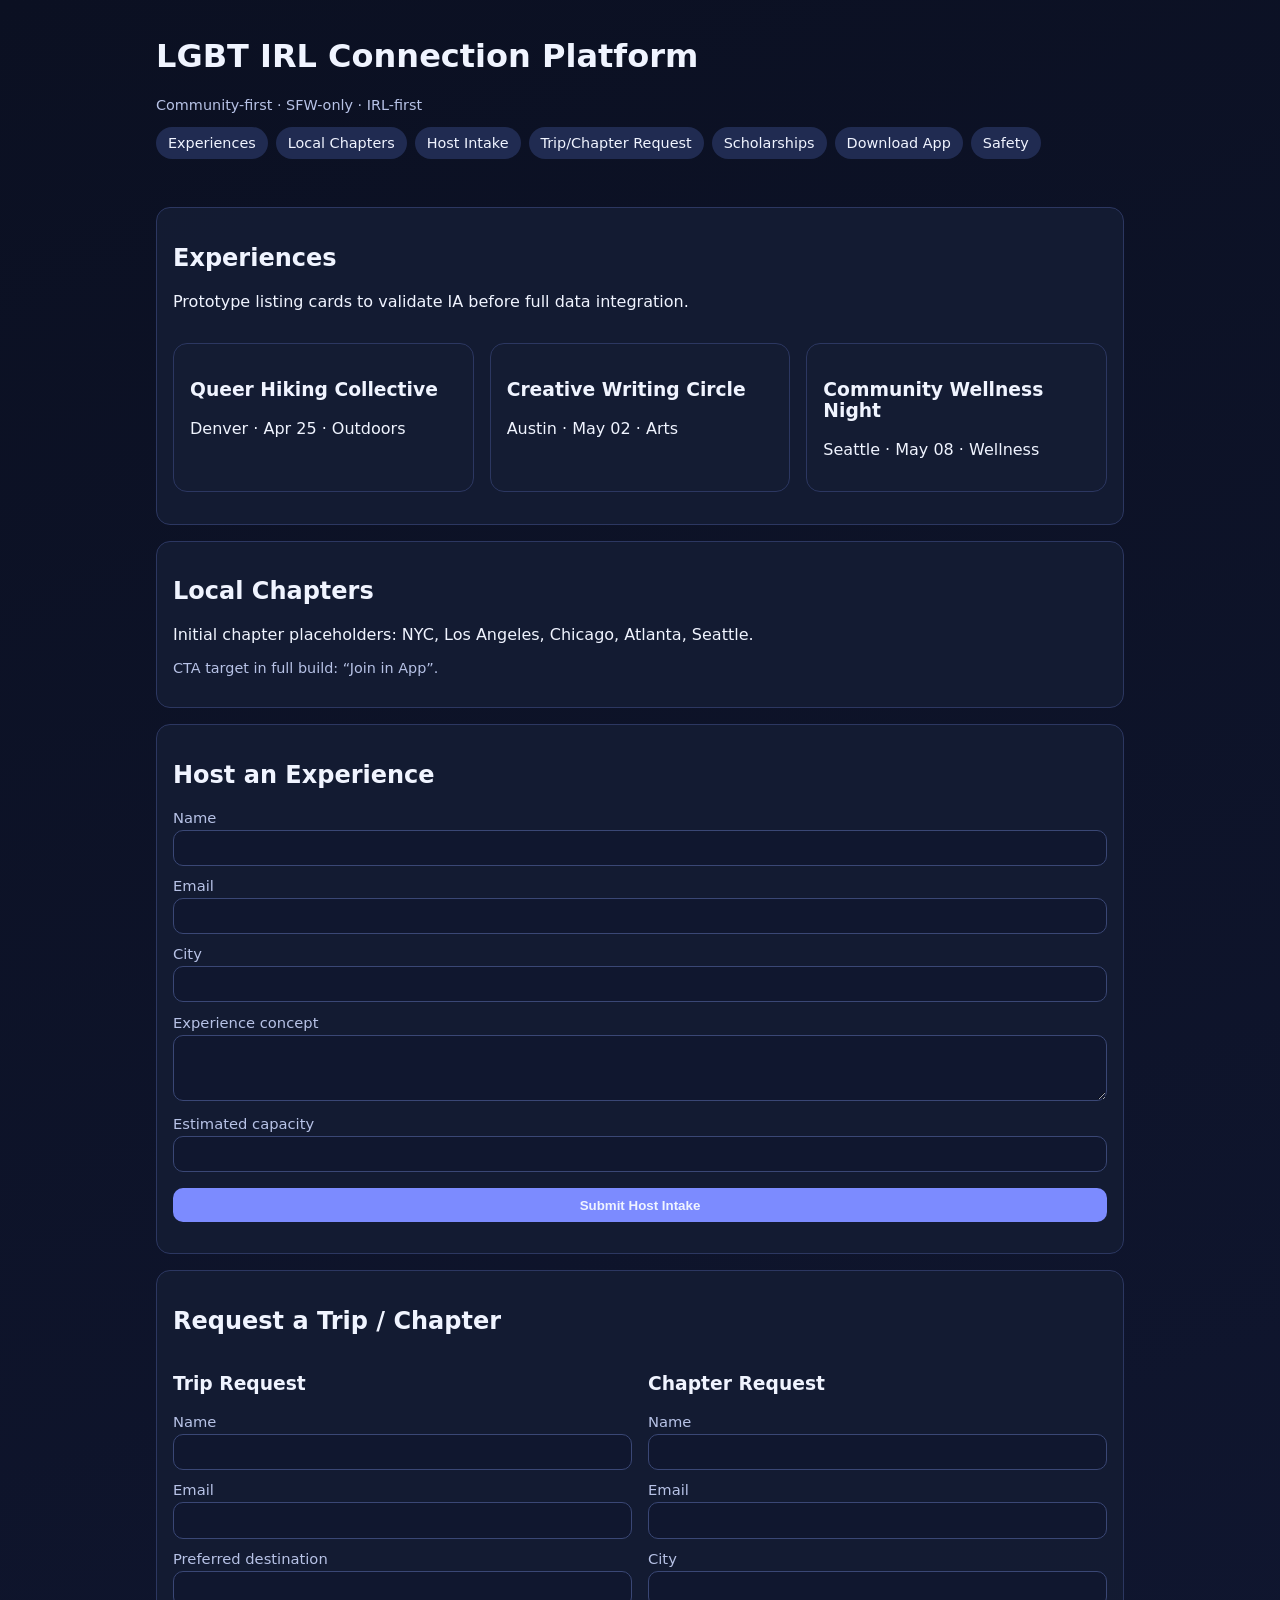
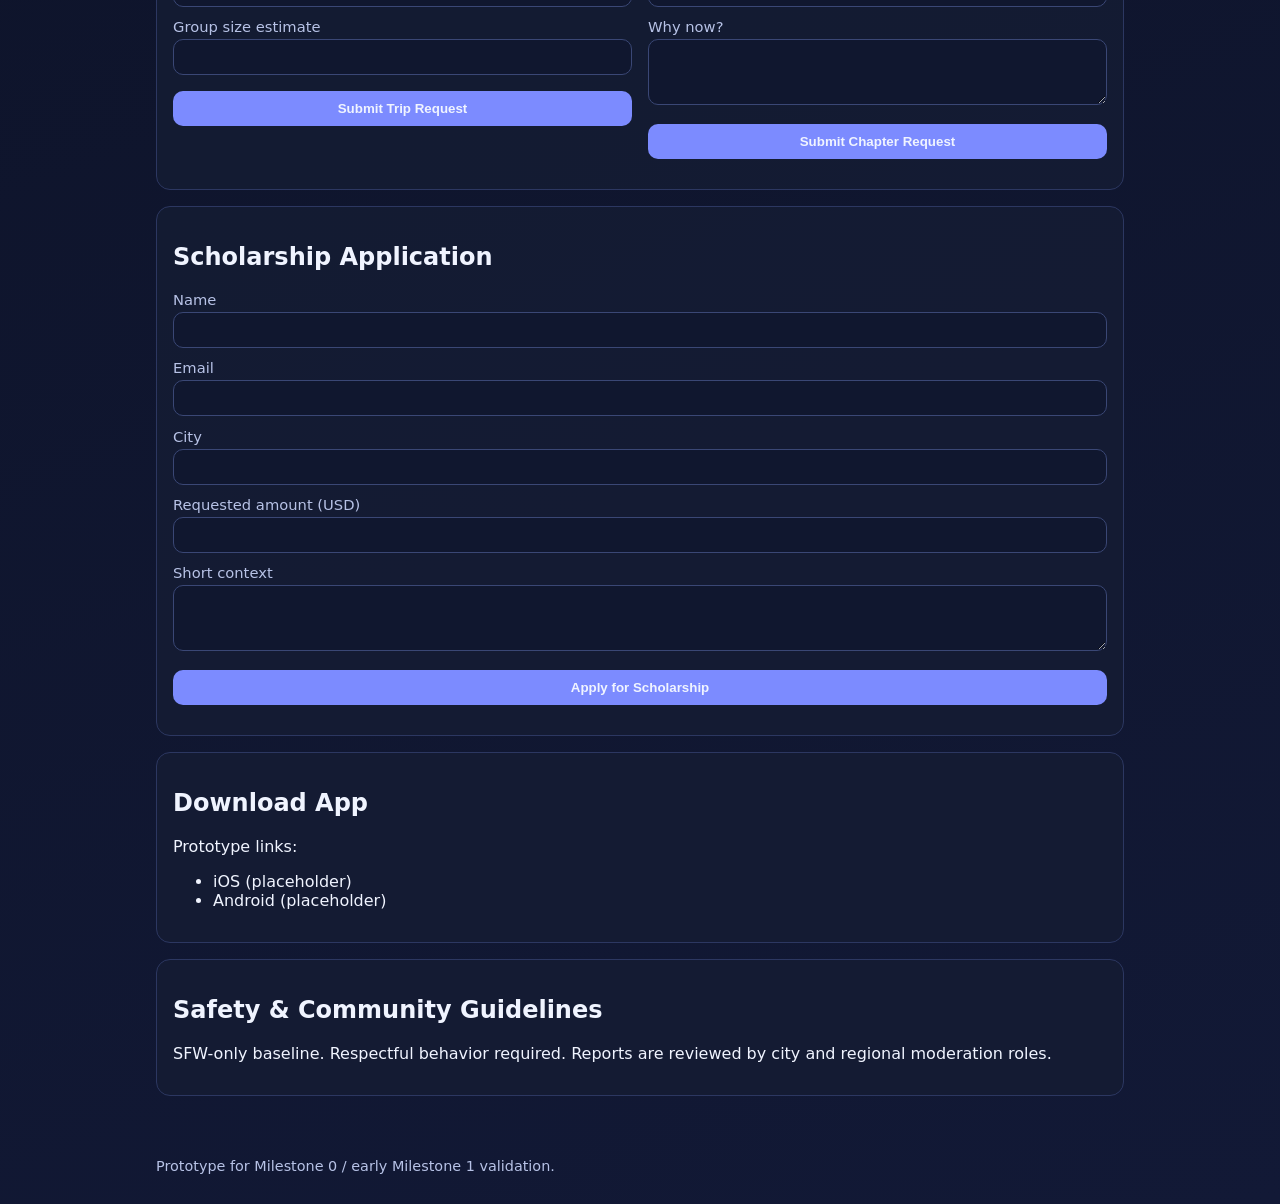
<file: prototype-site/public/index.html>
<!doctype html>
<html lang="en">
<head>
  <meta charset="UTF-8" />
  <meta name="viewport" content="width=device-width, initial-scale=1.0" />
  <title>LGBT IRL Platform Prototype</title>
  <link rel="stylesheet" href="styles.css" />
</head>
<body>
  <header>
    <h1>LGBT IRL Connection Platform</h1>
    <p class="small">Community-first · SFW-only · IRL-first</p>
    <nav>
      <a href="#experiences">Experiences</a>
      <a href="#chapters">Local Chapters</a>
      <a href="#host">Host Intake</a>
      <a href="#requests">Trip/Chapter Request</a>
      <a href="#scholarships">Scholarships</a>
      <a href="#download">Download App</a>
      <a href="#safety">Safety</a>
    </nav>
  </header>

  <main>
    <section class="card" id="experiences">
      <h2>Experiences</h2>
      <p>Prototype listing cards to validate IA before full data integration.</p>
      <div class="grid">
        <article class="card"><h3>Queer Hiking Collective</h3><p>Denver · Apr 25 · Outdoors</p></article>
        <article class="card"><h3>Creative Writing Circle</h3><p>Austin · May 02 · Arts</p></article>
        <article class="card"><h3>Community Wellness Night</h3><p>Seattle · May 08 · Wellness</p></article>
      </div>
    </section>

    <section class="card" id="chapters">
      <h2>Local Chapters</h2>
      <p>Initial chapter placeholders: NYC, Los Angeles, Chicago, Atlanta, Seattle.</p>
      <p class="small">CTA target in full build: “Join in App”.</p>
    </section>

    <section class="card" id="host">
      <h2>Host an Experience</h2>
      <form onsubmit="submitForm(event, '/submit/host-intake')">
        <label>Name <input name="name" required /></label>
        <label>Email <input name="email" type="email" required /></label>
        <label>City <input name="city" required /></label>
        <label>Experience concept <textarea name="concept" rows="3" required></textarea></label>
        <label>Estimated capacity <input name="capacity" type="number" min="1" required /></label>
        <button type="submit">Submit Host Intake</button>
        <p class="status" aria-live="polite"></p>
      </form>
    </section>

    <section class="card" id="requests">
      <h2>Request a Trip / Chapter</h2>
      <div class="grid">
        <form onsubmit="submitForm(event, '/submit/trip-request')">
          <h3>Trip Request</h3>
          <label>Name <input name="name" required /></label>
          <label>Email <input name="email" type="email" required /></label>
          <label>Preferred destination <input name="destination" required /></label>
          <label>Group size estimate <input name="group_size" type="number" min="1" required /></label>
          <button type="submit">Submit Trip Request</button>
          <p class="status" aria-live="polite"></p>
        </form>

        <form onsubmit="submitForm(event, '/submit/chapter-request')">
          <h3>Chapter Request</h3>
          <label>Name <input name="name" required /></label>
          <label>Email <input name="email" type="email" required /></label>
          <label>City <input name="city" required /></label>
          <label>Why now? <textarea name="rationale" rows="3" required></textarea></label>
          <button type="submit">Submit Chapter Request</button>
          <p class="status" aria-live="polite"></p>
        </form>
      </div>
    </section>

    <section class="card" id="scholarships">
      <h2>Scholarship Application</h2>
      <form onsubmit="submitForm(event, '/submit/scholarship')">
        <label>Name <input name="name" required /></label>
        <label>Email <input name="email" type="email" required /></label>
        <label>City <input name="city" required /></label>
        <label>Requested amount (USD) <input name="amount" type="number" min="1" required /></label>
        <label>Short context <textarea name="context" rows="3" required></textarea></label>
        <button type="submit">Apply for Scholarship</button>
        <p class="status" aria-live="polite"></p>
      </form>
    </section>

    <section class="card" id="download">
      <h2>Download App</h2>
      <p>Prototype links:</p>
      <ul>
        <li>iOS (placeholder)</li>
        <li>Android (placeholder)</li>
      </ul>
    </section>

    <section class="card" id="safety">
      <h2>Safety & Community Guidelines</h2>
      <p>SFW-only baseline. Respectful behavior required. Reports are reviewed by city and regional moderation roles.</p>
    </section>
  </main>

  <footer>
    <p class="small">Prototype for Milestone 0 / early Milestone 1 validation.</p>
  </footer>

  <script src="app.js"></script>
</body>
</html>
</file>
<file: prototype-site/public/styles.css>
:root {
  --bg: #0c1020;
  --card: #151c33;
  --muted: #b7c2e6;
  --text: #f0f4ff;
  --accent: #7c8bff;
  --ok: #38d39f;
}

* { box-sizing: border-box; }
body {
  margin: 0;
  font-family: Inter, system-ui, -apple-system, Segoe UI, Roboto, sans-serif;
  color: var(--text);
  background: linear-gradient(160deg, #0b1022, #121936);
}

header, main, footer {
  max-width: 1000px;
  margin: 0 auto;
  padding: 1rem;
}

nav {
  display: flex;
  flex-wrap: wrap;
  gap: .5rem;
  margin-top: .75rem;
}

nav a {
  color: var(--text);
  text-decoration: none;
  background: #202b51;
  padding: .5rem .75rem;
  border-radius: 999px;
  font-size: .9rem;
}

.card {
  background: rgba(21, 28, 51, .9);
  border: 1px solid #2c3761;
  border-radius: 14px;
  padding: 1rem;
  margin: 1rem 0;
}

.grid {
  display: grid;
  grid-template-columns: repeat(auto-fit, minmax(250px, 1fr));
  gap: 1rem;
}

label { display: block; margin-top: .7rem; font-size: .92rem; color: var(--muted); }
input, textarea, select, button {
  width: 100%;
  margin-top: .25rem;
  border-radius: 10px;
  border: 1px solid #3a4775;
  background: #10172f;
  color: var(--text);
  padding: .6rem .7rem;
}

button {
  margin-top: 1rem;
  background: var(--accent);
  border: none;
  font-weight: 700;
  cursor: pointer;
}

.status {
  margin-top: .7rem;
  font-size: .9rem;
}
.status.ok { color: var(--ok); }
.status.err { color: #ff9c9c; }

.small { color: var(--muted); font-size: .9rem; }
</file>
